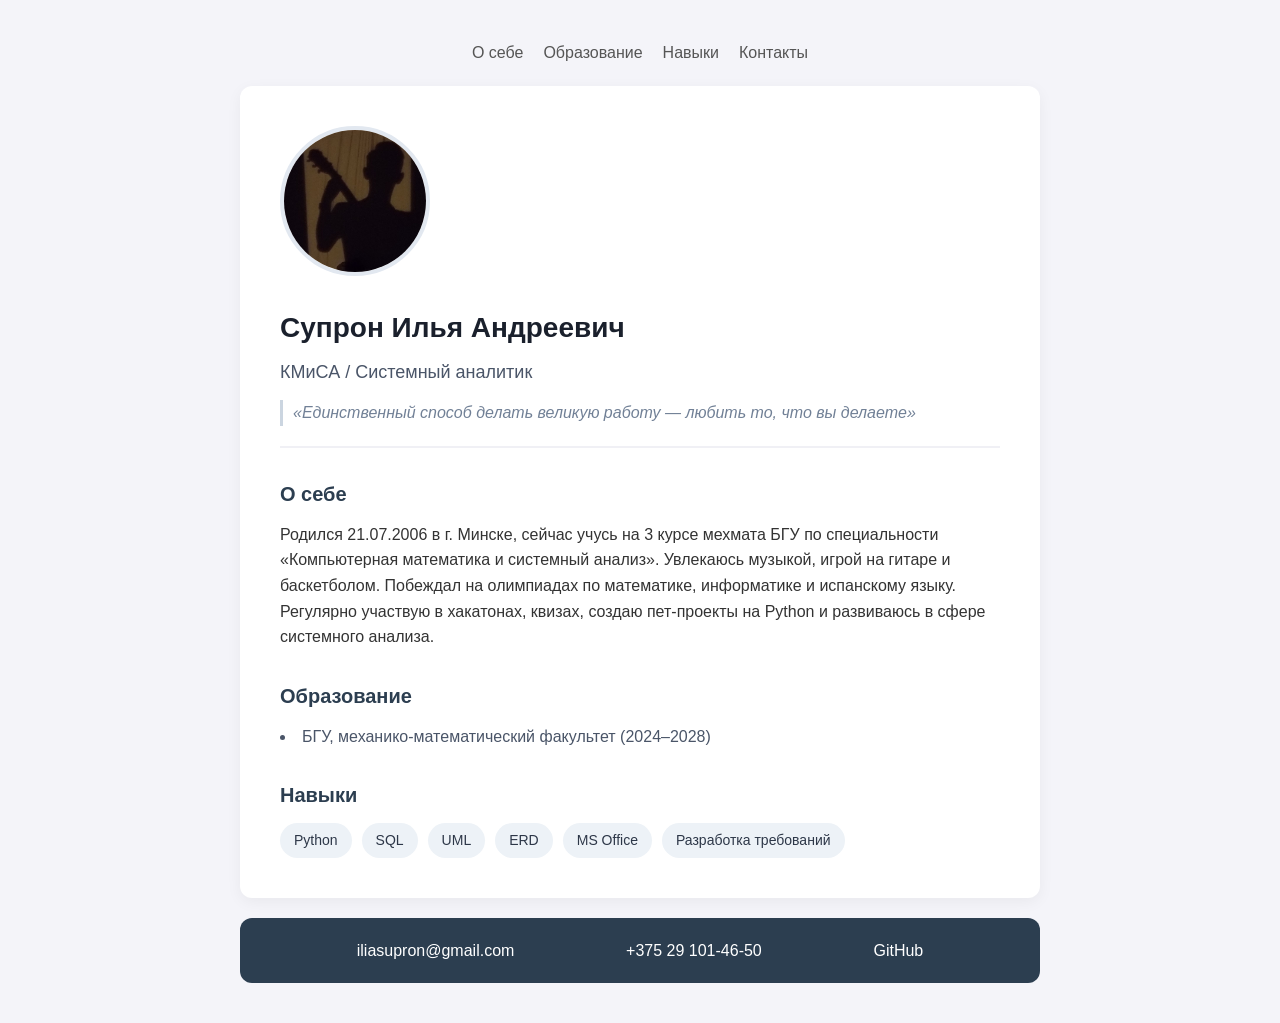
<file: task1/index.html>
<!DOCTYPE html>
<html lang="ru">
<head>
    <meta charset="utf-8">
    <meta name="viewport" content="width=device-width, initial-scale=1">
    <title>Резюме | Супрон Илья</title>
    <link rel="stylesheet" href="style.css">
</head>
<body>
<div class="page-wrapper">

    <nav class="main-nav">
        <a href="#about">О себе</a>
        <a href="#education">Образование</a>
        <a href="#skills">Навыки</a>
        <a href="#contacts">Контакты</a>
    </nav>

    <main class="resume-card">
        <header class="resume-header">
            <img src="image.JPG" alt="Супрон Илья" class="avatar">
            <div class="header-text">
                <h1>Супрон Илья Андреевич</h1>
                <h2>КМиСА / Системный аналитик</h2>
                <blockquote>«Единственный способ делать великую работу — любить то, что вы делаете»</blockquote>
            </div>
        </header>

        <section id="about" class="resume-section">
            <h3>О себе</h3>
            <p>Родился 21.07.2006 в г. Минске, сейчас учусь на 3 курсе мехмата БГУ по специальности «Компьютерная математика и системный анализ». Увлекаюсь музыкой, игрой на гитаре и баскетболом. Побеждал на олимпиадах по математике, информатике и испанскому языку. Регулярно участвую в хакатонах, квизах, создаю пет-проекты на Python и развиваюсь в сфере системного анализа.</p>
        </section>

        <section id="education" class="resume-section">
            <h3>Образование</h3>
            <ul>
                <li>БГУ, механико-математический факультет (2024–2028)</li>
            </ul>
        </section>

        <section id="skills" class="resume-section">
            <h3>Навыки</h3>
            <ul class="skills-list">
                <li>Python</li>
                <li>SQL</li>
                <li>UML</li>
                <li>ERD</li>
                <li>MS Office</li>
                <li>Разработка требований</li>
            </ul>
        </section>
    </main>

    <footer id="contacts" class="resume-footer">
        <a href="mailto:iliasupron@gmail.com">iliasupron@gmail.com</a>
        <a href="tel:+375291014650">+375 29 101-46-50</a>
        <a href="https://github.com/Portist" target="_blank">GitHub</a>
    </footer>
</div>
</body>
</html>
</file>
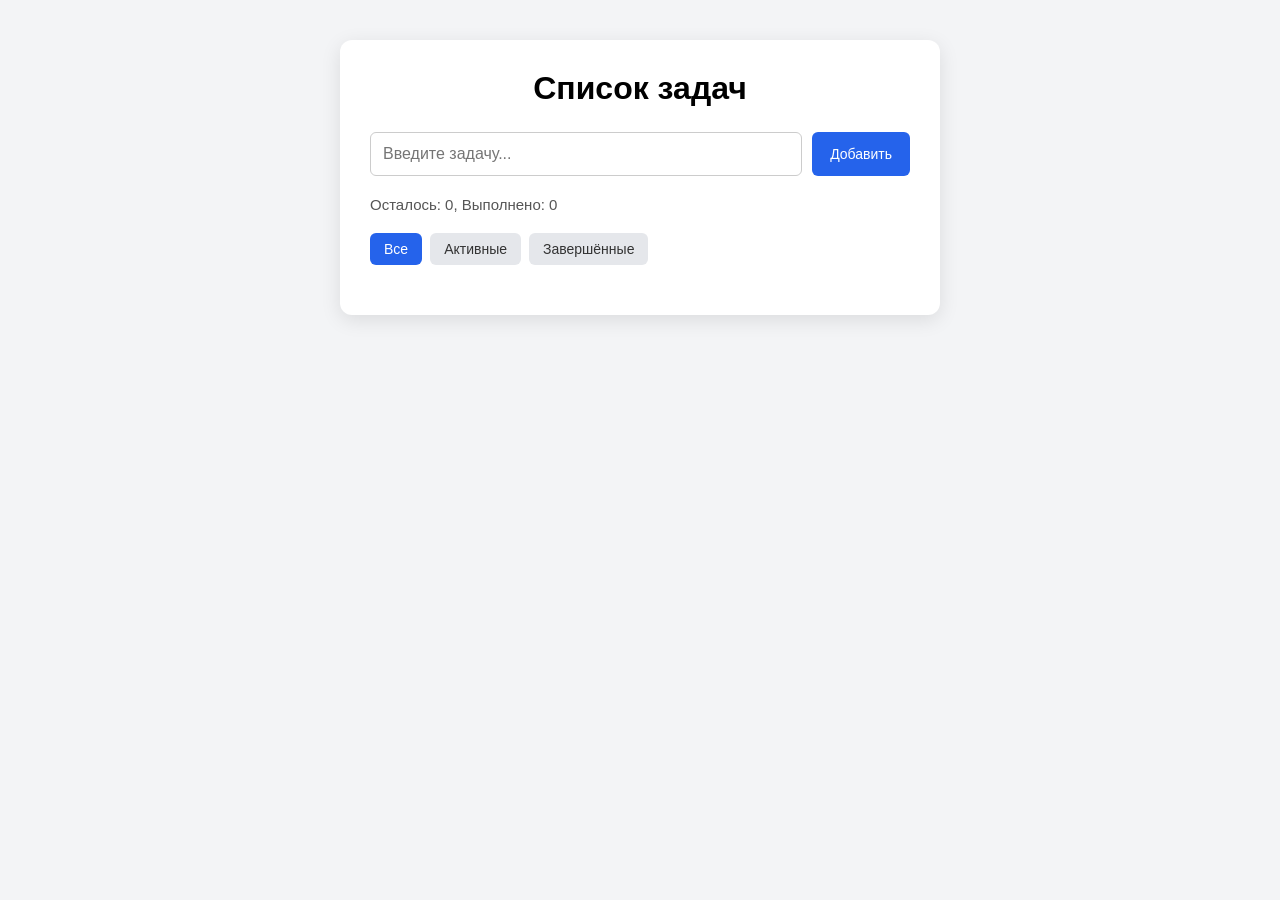
<file: task3/index.html>
<!DOCTYPE html>
<html lang="ru">
<head>
    <meta charset="UTF-8">
    <meta name="viewport" content="width=device-width, initial-scale=1.0">
    <title>Todo List</title>

    <link rel="stylesheet" href="style.css">
    <script src="script.js" defer></script>
</head>
<body>

<main class="todo">
    <h1>Список задач</h1>

    <form id="todo-form" class="todo-form">
        <input
                id="todo-input"
                type="text"
                placeholder="Введите задачу..."
                autocomplete="off"
        >
        <button type="submit">Добавить</button>
    </form>

    <p id="counter" class="counter">
        Осталось: 0, Выполнено: 0
    </p>

    <div class="filters">
        <button type="button" class="filter active" data-filter="all">
            Все
        </button>

        <button type="button" class="filter" data-filter="active">
            Активные
        </button>

        <button type="button" class="filter" data-filter="completed">
            Завершённые
        </button>
    </div>

    <ul id="todo-list" class="todo-list"></ul>
</main>

</body>
</html>
</file>
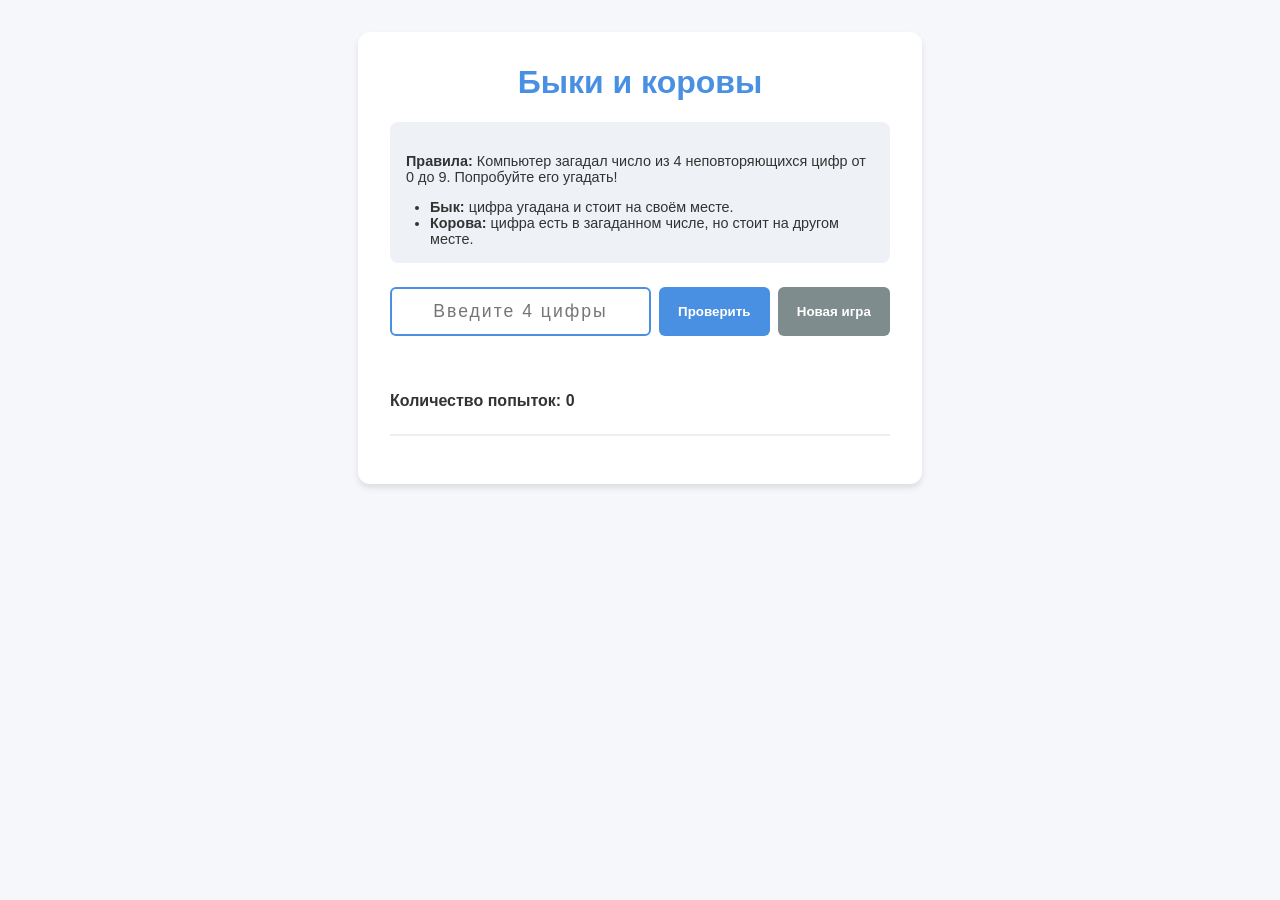
<file: task4/index.html>
<!DOCTYPE html>
<html lang="ru">
<head>
    <meta charset="UTF-8">
    <meta name="viewport" content="width=device-width, initial-scale=1.0">
    <title>Быки и коровы</title>
    <link rel="stylesheet" href="style.css">
    <script src="script.js" defer></script>
</head>
<body>
<div class="container">
    <h1>Быки и коровы</h1>
    <div class="rules">
        <p><strong>Правила:</strong> Компьютер загадал число из 4 неповторяющихся цифр от 0 до 9. Попробуйте его угадать!</p>
        <ul>
            <li><strong>Бык:</strong> цифра угадана и стоит на своём месте.</li>
            <li><strong>Корова:</strong> цифра есть в загаданном числе, но стоит на другом месте.</li>
        </ul>
    </div>

    <div class="game-controls">
        <input type="text" id="guess-input" placeholder="Введите 4 цифры" maxlength="4" autocomplete="off">
        <button id="check-btn">Проверить</button>
        <button id="new-game-btn" class="secondary">Новая игра</button>
    </div>

    <div id="message" class="message"></div>

    <div class="stats">
        <p>Количество попыток: <span id="attempts-count">0</span></p>
    </div>

    <ul id="history-list" class="history-list"></ul>
</div>
</body>
</html>
</file>
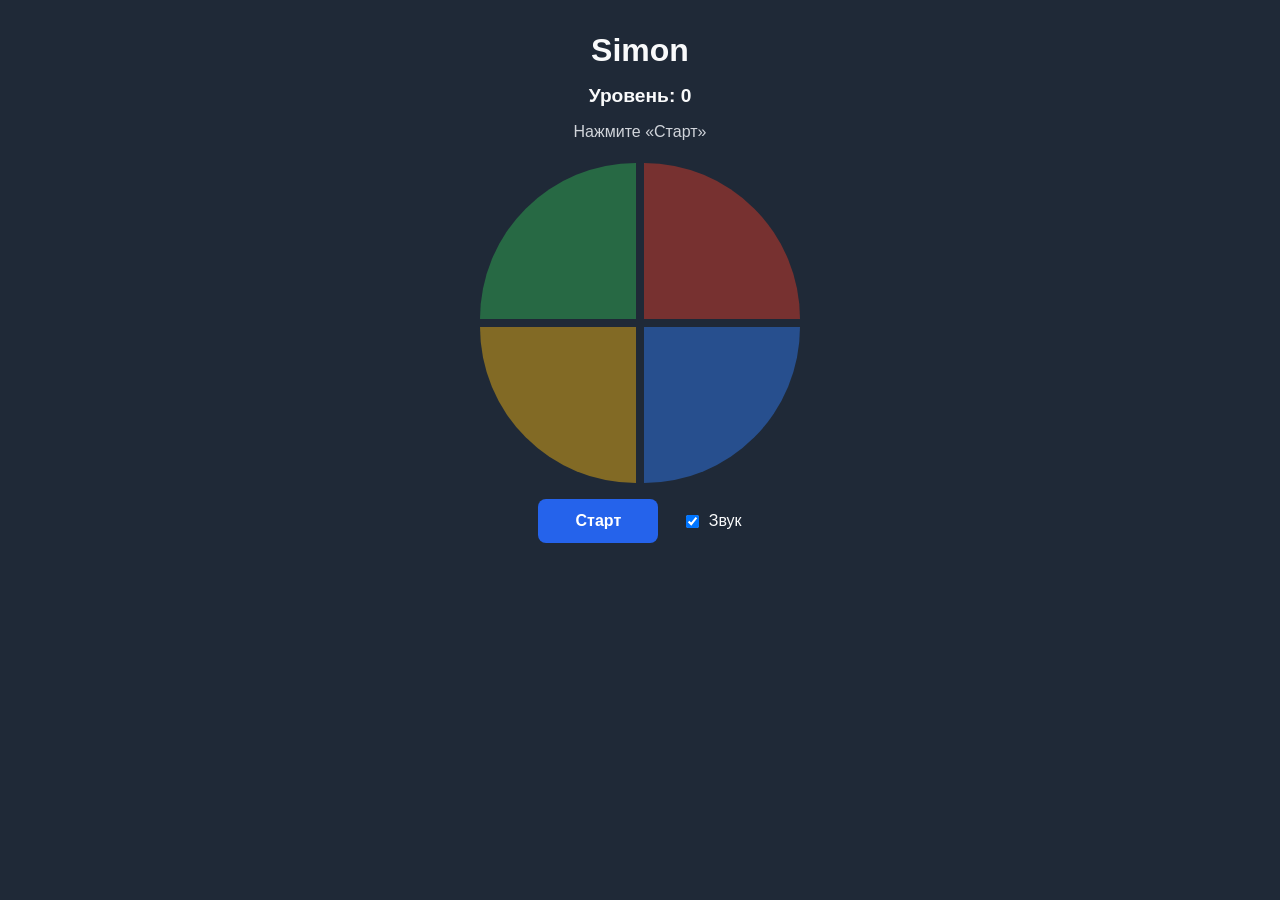
<file: task5/index.html>
<!DOCTYPE html>
<html lang="ru">
<head>
    <meta charset="UTF-8">
    <meta name="viewport" content="width=device-width, initial-scale=1.0">
    <title>Simon</title>
    <link rel="stylesheet" href="style.css">
    <script src="script.js" defer></script>
</head>
<body>
<main class="game">
    <h1>Simon</h1>

    <p class="level">Уровень: <span id="level">0</span></p>
    <p id="status" class="status">Нажмите «Старт»</p>

    <div class="board">
        <button type="button" class="pad pad-green" aria-label="Зелёная кнопка"></button>
        <button type="button" class="pad pad-red" aria-label="Красная кнопка"></button>
        <button type="button" class="pad pad-yellow" aria-label="Жёлтая кнопка"></button>
        <button type="button" class="pad pad-blue" aria-label="Синяя кнопка"></button>
    </div>

    <div class="controls">
        <button type="button" id="start-btn" class="start">Старт</button>
        <label class="sound">
            <input type="checkbox" id="sound-toggle" checked>
            Звук
        </label>
    </div>
</main>
</body>
</html>
</file>
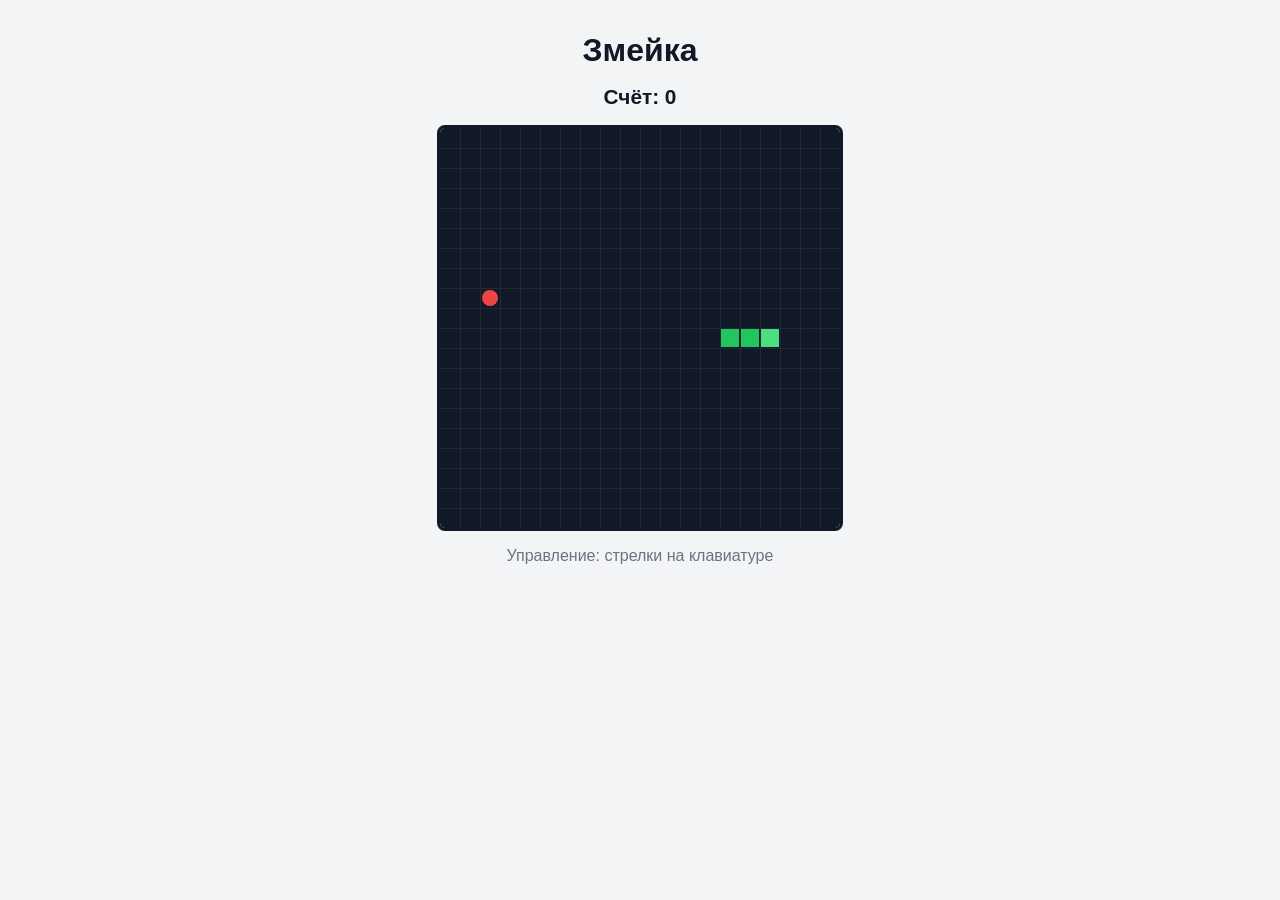
<file: task6/index.html>
<!DOCTYPE html>
<html lang="ru">
<head>
    <meta charset="UTF-8">
    <meta name="viewport" content="width=device-width, initial-scale=1.0">
    <title>Змейка</title>
    <link rel="stylesheet" href="style.css">
    <script type="module" src="script.js"></script>
</head>
<body>
<main class="game">
    <h1>Змейка</h1>

    <p class="score">Счёт: <span id="score">0</span></p>

    <canvas id="game-canvas"></canvas>

    <button type="button" id="restart-btn" class="restart" hidden>Начать заново</button>

    <p class="hint">Управление: стрелки на клавиатуре</p>
</main>
</body>
</html>
</file>
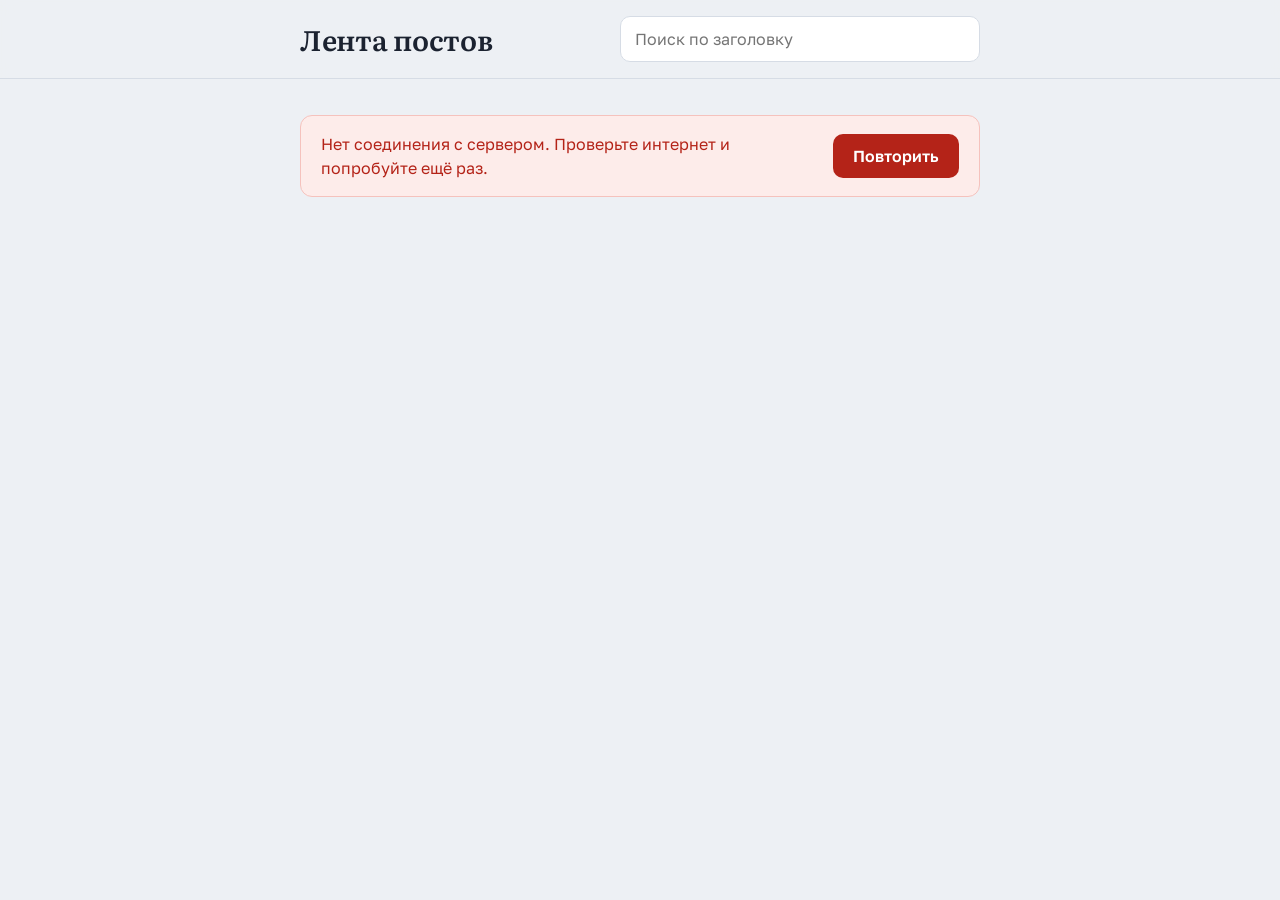
<file: task7/index.html>
<!DOCTYPE html>
<html lang="ru">
<head>
  <meta charset="utf-8">
  <meta name="viewport" content="width=device-width, initial-scale=1">
  <title>Лента постов</title>
  <link rel="preconnect" href="https://fonts.googleapis.com">
  <link rel="preconnect" href="https://fonts.gstatic.com" crossorigin>
  <link rel="stylesheet" href="https://fonts.googleapis.com/css2?family=Golos+Text:wght@400;600&family=Literata:opsz,wght@7..72,400;7..72,600&display=swap">
  <link rel="stylesheet" href="style.css">
  <script src="script.js" defer></script>
</head>
<body>
  <header class="header">
    <div class="header__inner">
      <h1 class="header__title">Лента постов</h1>
      <input class="search" id="search" type="search" placeholder="Поиск по заголовку" aria-label="Поиск по заголовку" autocomplete="off">
    </div>
  </header>

  <main class="feed">
    <p class="feed__counter" id="counter" aria-live="polite" hidden></p>
    <ul class="posts" id="posts"></ul>
    <p class="notice" id="empty" hidden>По этому запросу среди загруженных постов ничего нет</p>
    <p class="notice notice--hint" id="search-hint" hidden>Поиск идёт по уже загруженным постам. Очистите поле, чтобы подгрузить новые.</p>
    <div class="loader" id="loader" role="status" hidden>
      <span class="loader__spinner" aria-hidden="true"></span>
      <span>Загрузка…</span>
    </div>
    <div class="error" id="error" role="alert" hidden>
      <p class="error__text" id="error-text"></p>
      <button class="error__button" id="retry" type="button">Повторить</button>
    </div>
    <p class="notice notice--end" id="end" hidden>Больше постов нет</p>
    <div class="sentinel" id="sentinel" aria-hidden="true"></div>
  </main>
</body>
</html>
</file>
<file: task1/style.css>
* {
    box-sizing: border-box;
    margin: 0;
    padding: 0;
}

body {
    background-color: #f4f4f9;
    font-family: -apple-system, BlinkMacSystemFont, "Segoe UI", Roboto, Helvetica, Arial, sans-serif;
    color: #333;
    line-height: 1.6;
    display: flex;
    justify-content: center;
    padding: 40px 20px;
}

.page-wrapper {
    width: 100%;
    max-width: 800px;
    display: flex;
    flex-direction: column;
    gap: 20px;
}

.main-nav {
    display: flex;
    justify-content: center;
    gap: 20px;
    flex-wrap: wrap;
}

.main-nav a {
    text-decoration: none;
    color: #555;
    font-weight: 500;
    transition: color 0.2s ease;
}

.main-nav a:hover {
    color: #2c3e50;
    text-decoration: underline;
}

.resume-card {
    background-color: #ffffff;
    border-radius: 12px;
    padding: 40px;
    box-shadow: 0 4px 15px rgba(0, 0, 0, 0.05);
    display: flex;
    flex-direction: column;
    gap: 30px;
}

.resume-header {
    display: flex;
    align-items: center;
    gap: 30px;
    flex-wrap: wrap;
    border-bottom: 2px solid #f0f0f5;
    padding-bottom: 20px;
}

.avatar {
    width: 150px;
    height: 150px;
    border-radius: 50%;
    object-fit: cover;
    border: 4px solid #e2e8f0;
}

.header-text {
    display: flex;
    flex-direction: column;
    gap: 8px;
}

.header-text h1 {
    font-size: 28px;
    color: #1a202c;
}

.header-text h2 {
    font-size: 18px;
    color: #4a5568;
    font-weight: 500;
}

.header-text blockquote {
    font-style: italic;
    color: #718096;
    border-left: 3px solid #cbd5e0;
    padding-left: 10px;
    margin-top: 5px;
}

.resume-section h3 {
    margin-bottom: 12px;
    color: #2c3e50;
    font-size: 20px;
}

.resume-section ul:not(.skills-list) {
    list-style-position: inside;
    color: #4a5568;
}

.skills-list {
    list-style: none;
    display: flex;
    flex-wrap: wrap;
    gap: 10px;
}

.skills-list li {
    background-color: #edf2f7;
    color: #2d3748;
    padding: 6px 14px;
    border-radius: 20px;
    font-size: 14px;
    font-weight: 500;
}

.resume-footer {
    background-color: #2c3e50;
    border-radius: 12px;
    padding: 20px;
    display: flex;
    justify-content: space-evenly;
    align-items: center;
    flex-wrap: wrap;
    gap: 15px;
}

.resume-footer a {
    color: #ffffff;
    text-decoration: none;
    font-weight: 500;
    transition: opacity 0.2s;
}

.resume-footer a:hover {
    opacity: 0.7;
    text-decoration: underline;
}
</file>
<file: task3/style.css>
* {
    box-sizing: border-box;
}

body {
    margin: 0;
    min-height: 100vh;

    font-family: Arial, sans-serif;

    background: #f3f4f6;

    display: flex;
    justify-content: center;
    align-items: flex-start;

    padding: 40px 20px;
}

.todo {
    width: 100%;
    max-width: 600px;

    background: white;

    padding: 30px;

    border-radius: 12px;

    box-shadow: 0 5px 20px rgba(0, 0, 0, 0.1);
}

h1 {
    margin-top: 0;
    margin-bottom: 25px;

    text-align: center;
}

.todo-form {
    display: flex;
    gap: 10px;
}

.todo-form input {
    flex: 1;

    padding: 12px;

    border: 1px solid #ccc;
    border-radius: 6px;

    font-size: 16px;
}

.todo-form button,
.filter,
.delete-button {
    border: none;
    border-radius: 6px;

    cursor: pointer;

    font-size: 14px;
}

.todo-form button {
    padding: 12px 18px;

    background: #2563eb;
    color: white;
}

.todo-form button:hover {
    background: #1d4ed8;
}

.counter {
    margin: 20px 0;

    font-size: 15px;
    color: #555;
}

.filters {
    display: flex;
    gap: 8px;

    margin-bottom: 20px;
}

.filter {
    padding: 8px 14px;

    background: #e5e7eb;
    color: #333;
}

.filter:hover {
    background: #d1d5db;
}

.filter.active {
    background: #2563eb;
    color: white;
}

.todo-list {
    margin: 0;
    padding: 0;

    list-style: none;
}

.todo-item {
    display: flex;
    align-items: center;
    gap: 10px;

    padding: 12px;

    margin-bottom: 10px;

    border: 1px solid #ddd;
    border-radius: 6px;
}

.todo-text {
    flex: 1;

    word-break: break-word;
}

.completed {
    text-decoration: line-through;
    opacity: 0.6;
}

.delete-button {
    padding: 8px 12px;

    background: #dc2626;
    color: white;
}

.delete-button:hover {
    background: #b91c1c;
}
</file>
<file: task4/style.css>
:root {
    --primary: #4a90e2;
    --primary-hover: #357abd;
    --error: #e74c3c;
    --success: #2ecc71;
    --bg-color: #f5f7fa;
    --text-color: #333;
}

body {
    font-family: 'Segoe UI', Tahoma, Geneva, Verdana, sans-serif;
    background-color: var(--bg-color);
    color: var(--text-color);
    display: flex;
    justify-content: center;
    padding: 2rem;
    margin: 0;
}

.container {
    background: white;
    padding: 2rem;
    border-radius: 12px;
    box-shadow: 0 4px 6px rgba(0,0,0,0.1);
    max-width: 500px;
    width: 100%;
}

h1 {
    margin-top: 0;
    text-align: center;
    color: var(--primary);
}

.rules {
    background: #eef2f7;
    padding: 1rem;
    border-radius: 8px;
    font-size: 0.9rem;
    margin-bottom: 1.5rem;
}

.rules ul {
    padding-left: 1.5rem;
    margin-bottom: 0;
}

.game-controls {
    display: flex;
    gap: 0.5rem;
    margin-bottom: 1rem;
}

input {
    flex: 1;
    padding: 0.75rem;
    border: 2px solid #ddd;
    border-radius: 6px;
    font-size: 1.1rem;
    letter-spacing: 2px;
    text-align: center;
    transition: border-color 0.2s;
}

input:focus {
    outline: none;
    border-color: var(--primary);
}

input:disabled {
    background: #f0f0f0;
    cursor: not-allowed;
}

button {
    padding: 0.75rem 1.2rem;
    border: none;
    border-radius: 6px;
    background: var(--primary);
    color: white;
    font-weight: bold;
    cursor: pointer;
    transition: background 0.2s;
}

button:hover {
    background: var(--primary-hover);
}

button:disabled {
    background: #ccc;
    cursor: not-allowed;
}

button.secondary {
    background: #7f8c8d;
}

button.secondary:hover {
    background: #6c7a7d;
}

.message {
    min-height: 24px;
    margin-bottom: 1rem;
    text-align: center;
    font-weight: bold;
    font-size: 0.95rem;
}

.message.error { color: var(--error); }
.message.success { color: var(--success); font-size: 1.1rem; }

.stats {
    font-weight: bold;
    border-bottom: 2px solid #eee;
    padding-bottom: 0.5rem;
    margin-bottom: 1rem;
}

.history-list {
    list-style: none;
    padding: 0;
    margin: 0;
    max-height: 300px;
    overflow-y: auto;
}

.history-list li {
    padding: 0.75rem;
    border-bottom: 1px solid #eee;
    display: flex;
    align-items: center;
    justify-content: space-between;
}

.history-list li:last-child {
    border-bottom: none;
}

.guess-number {
    font-family: monospace;
    font-size: 1.2rem;
    font-weight: bold;
    color: var(--primary);
    background: #eef2f7;
    padding: 0.2rem 0.6rem;
    border-radius: 4px;
}
</file>
<file: task5/style.css>
* {
    box-sizing: border-box;
}

body {
    margin: 0;
    min-height: 100vh;
    padding: 2rem 1rem;

    display: flex;
    justify-content: center;
    align-items: flex-start;

    font-family: Arial, sans-serif;
    background: #1f2937;
    color: #f9fafb;
}

.game {
    width: 100%;
    max-width: 420px;

    display: flex;
    flex-direction: column;
    align-items: center;
    gap: 1rem;
}

h1 {
    margin: 0;
    font-size: 2rem;
}

.level {
    margin: 0;
    font-size: 1.2rem;
    font-weight: bold;
}

.status {
    margin: 0;
    min-height: 1.5rem;
    text-align: center;
    color: #d1d5db;
}

.board {
    width: min(80vw, 320px);
    aspect-ratio: 1;

    display: grid;
    grid-template-columns: 1fr 1fr;
    grid-template-rows: 1fr 1fr;
    gap: 8px;
}

.pad {
    border: none;
    cursor: pointer;
    transition: background 0.1s, box-shadow 0.1s;
}

.pad:disabled {
    cursor: not-allowed;
    opacity: 0.55;
}

.pad-green {
    background: #2e9e4f;
    border-radius: 100% 0 0 0;
}

.pad-red {
    background: #c0392b;
    border-radius: 0 100% 0 0;
}

.pad-yellow {
    background: #d4a017;
    border-radius: 0 0 0 100%;
}

.pad-blue {
    background: #2f6fd6;
    border-radius: 0 0 100% 0;
}

.pad-green.active {
    background: #5cf08a;
    box-shadow: 0 0 30px #5cf08a;
}

.pad-red.active {
    background: #ff7b6b;
    box-shadow: 0 0 30px #ff7b6b;
}

.pad-yellow.active {
    background: #ffe066;
    box-shadow: 0 0 30px #ffe066;
}

.pad-blue.active {
    background: #7fb0ff;
    box-shadow: 0 0 30px #7fb0ff;
}

.controls {
    display: flex;
    align-items: center;
    gap: 1.5rem;
}

.start {
    min-width: 120px;
    min-height: 44px;
    padding: 0.6rem 1.5rem;

    border: none;
    border-radius: 8px;

    background: #2563eb;
    color: white;

    font-size: 1rem;
    font-weight: bold;
    cursor: pointer;

    transition: background 0.2s;
}

.start:hover {
    background: #1d4ed8;
}

.sound {
    display: flex;
    align-items: center;
    gap: 0.4rem;
    min-height: 44px;
    cursor: pointer;
}
</file>
<file: task6/style.css>
* {
    box-sizing: border-box;
}

body {
    margin: 0;
    min-height: 100vh;
    padding: 2rem 1rem;

    display: flex;
    justify-content: center;
    align-items: flex-start;

    font-family: Arial, sans-serif;
    background: #f3f4f6;
    color: #111827;
}

.game {
    display: flex;
    flex-direction: column;
    align-items: center;
    gap: 1rem;
}

h1 {
    margin: 0;
}

.score {
    margin: 0;
    font-size: 1.3rem;
    font-weight: bold;
}

canvas {
    max-width: 100%;
    height: auto;

    border: 3px solid #111827;
    border-radius: 8px;
}

.restart {
    min-width: 160px;
    min-height: 44px;
    padding: 0.6rem 1.5rem;

    border: none;
    border-radius: 8px;

    background: #2563eb;
    color: white;

    font-size: 1rem;
    font-weight: bold;
    cursor: pointer;

    transition: background 0.2s;
}

.restart:hover {
    background: #1d4ed8;
}

.restart[hidden] {
    display: none;
}

.hint {
    margin: 0;
    color: #6b7280;
}
</file>
<file: task7/style.css>
*,
*::before,
*::after {
  box-sizing: border-box;
}

[hidden] {
  display: none !important;
}

:root {
  --bg: #edf0f4;
  --surface: #ffffff;
  --ink: #1b2230;
  --text: #3a4352;
  --muted: #5d6675;
  --line: #d6dce5;
  --accent: #2d58c8;
  --accent-soft: #e3eafb;
  --danger: #b42318;
  --danger-dark: #912018;
  --danger-soft: #fdecea;
  --font-ui: "Golos Text", "Segoe UI", Roboto, Arial, sans-serif;
  --font-text: "Literata", Georgia, "Times New Roman", serif;
}

body {
  margin: 0;
  min-height: 100vh;
  background: var(--bg);
  color: var(--ink);
  font-family: var(--font-ui);
  font-size: 16px;
  line-height: 1.5;
}

.header {
  position: sticky;
  top: 0;
  z-index: 1;
  background: rgba(237, 240, 244, 0.92);
  backdrop-filter: blur(8px);
  border-bottom: 1px solid var(--line);
}

.header__inner {
  display: flex;
  flex-wrap: wrap;
  justify-content: space-between;
  align-items: center;
  gap: 12px 24px;
  max-width: 720px;
  margin: 0 auto;
  padding: 16px 20px;
}

.header__title {
  margin: 0;
  font-family: var(--font-text);
  font-size: 1.75rem;
  font-weight: 600;
  letter-spacing: -0.01em;
}

.search {
  flex: 1 1 260px;
  max-width: 360px;
  min-height: 44px;
  padding: 10px 14px;
  font: inherit;
  color: inherit;
  background: var(--surface);
  border: 1px solid var(--line);
  border-radius: 10px;
  transition: border-color 0.2s, box-shadow 0.2s;
}

.search:focus {
  outline: none;
  border-color: var(--accent);
  box-shadow: 0 0 0 3px var(--accent-soft);
}

.feed {
  display: flex;
  flex-direction: column;
  gap: 16px;
  max-width: 720px;
  margin: 0 auto;
  padding: 20px 20px 48px;
}

.feed__counter {
  margin: 0;
  color: var(--muted);
  font-size: 0.9rem;
}

.posts {
  display: flex;
  flex-direction: column;
  gap: 12px;
  margin: 0;
  padding: 0;
  list-style: none;
}

.post {
  padding: 20px 24px;
  background: var(--surface);
  border: 1px solid var(--line);
  border-radius: 14px;
}

.post__meta {
  display: flex;
  justify-content: space-between;
  align-items: center;
  gap: 12px;
  font-size: 0.85rem;
  color: var(--muted);
}

.post__author {
  padding: 2px 10px;
  border-radius: 999px;
  background: var(--accent-soft);
  color: var(--accent);
  font-weight: 600;
}

.post__title {
  margin: 12px 0 8px;
  font-family: var(--font-text);
  font-size: 1.25rem;
  font-weight: 600;
  line-height: 1.3;
}

.post__body {
  margin: 0;
  font-family: var(--font-text);
  color: var(--text);
  line-height: 1.65;
  white-space: pre-line;
}

.post__title::first-letter,
.post__body::first-letter {
  text-transform: uppercase;
}

.notice {
  margin: 0;
  padding: 16px;
  text-align: center;
  color: var(--muted);
}

.notice--hint {
  font-size: 0.9rem;
  border: 1px dashed var(--line);
  border-radius: 12px;
}

.notice--end {
  font-weight: 600;
  color: var(--ink);
}

.loader {
  display: flex;
  justify-content: center;
  align-items: center;
  gap: 10px;
  padding: 16px;
  color: var(--muted);
}

.loader__spinner {
  width: 20px;
  height: 20px;
  border: 3px solid var(--accent-soft);
  border-top-color: var(--accent);
  border-radius: 50%;
  animation: spin 0.8s linear infinite;
}

@keyframes spin {
  to {
    transform: rotate(360deg);
  }
}

.error {
  display: flex;
  flex-wrap: wrap;
  justify-content: space-between;
  align-items: center;
  gap: 12px;
  padding: 16px 20px;
  color: var(--danger);
  background: var(--danger-soft);
  border: 1px solid #f5c2bd;
  border-radius: 12px;
}

.error__text {
  flex: 1 1 240px;
  margin: 0;
}

.error__button {
  min-height: 44px;
  padding: 10px 20px;
  font: inherit;
  font-weight: 600;
  color: #ffffff;
  background: var(--danger);
  border: none;
  border-radius: 10px;
  cursor: pointer;
  transition: background-color 0.2s;
}

.error__button:hover {
  background: var(--danger-dark);
}

.error__button:focus-visible {
  outline: 3px solid var(--accent);
  outline-offset: 2px;
}

.sentinel {
  height: 1px;
}

@media (prefers-reduced-motion: reduce) {
  .loader__spinner {
    animation-duration: 2s;
  }
}
</file>
